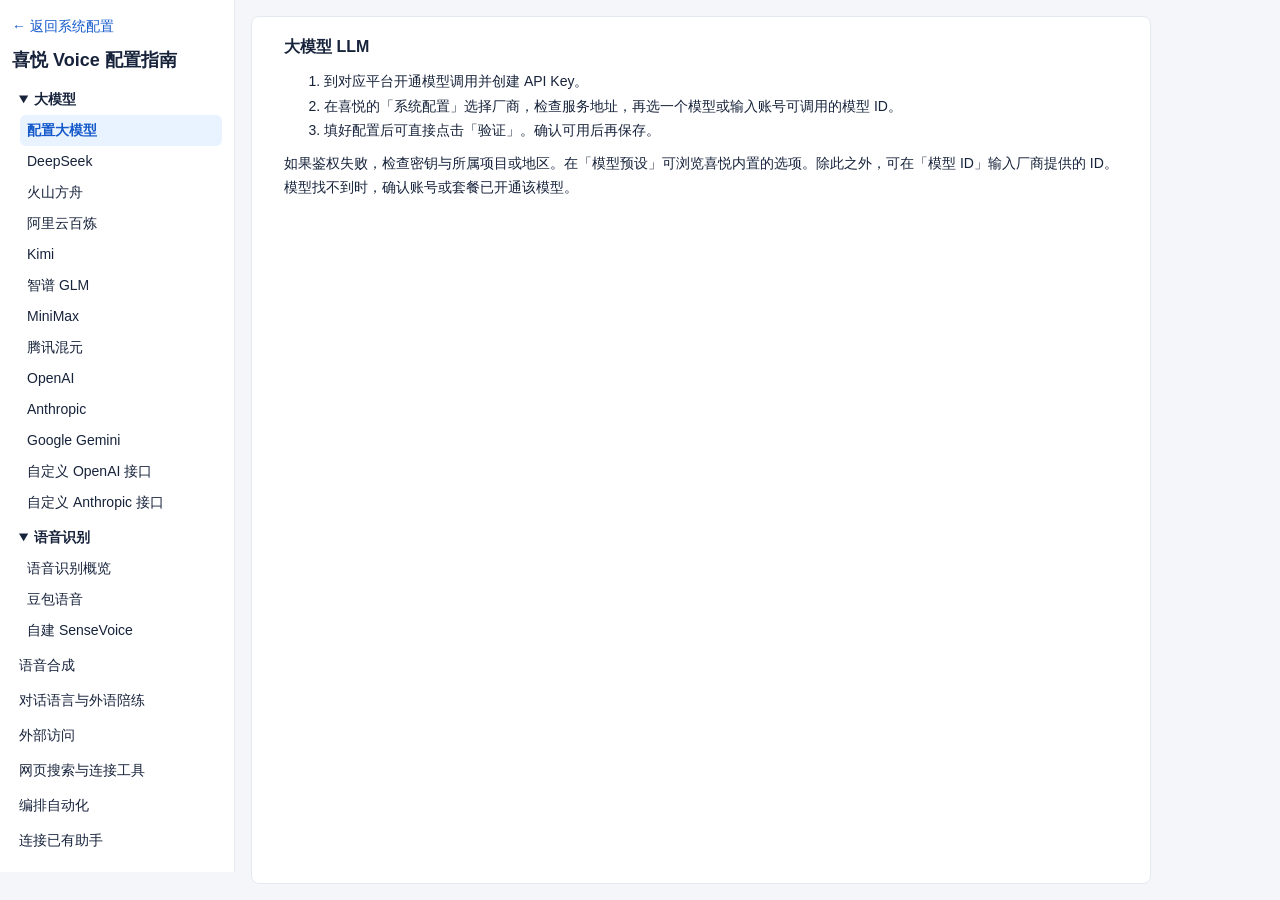
<file: help.html>
<!doctype html>
<html lang="zh-CN">
<head>
<meta charset="utf-8">
<meta name="viewport" content="width=device-width, initial-scale=1">
<title>喜悦 Voice · 配置指南</title>
<link rel="stylesheet" href="/style.css">
<script src="/help.js" defer></script>
</head>
<body>
<div class="wiki-layout">
  <aside class="wiki-sidebar">
    <a href="/#system">← 返回系统配置</a>
    <h1>喜悦 Voice 配置指南</h1>
    <nav aria-label="指南目录" id="help-nav">
      <details open>
        <summary>大模型</summary>
        <a href="#llm">配置大模型</a>
        <a href="#deepseek">DeepSeek</a>
        <a href="#doubao">火山方舟</a>
        <a href="#qwen">阿里云百炼</a>
        <a href="#kimi">Kimi</a>
        <a href="#glm">智谱 GLM</a>
        <a href="#minimax">MiniMax</a>
        <a href="#hunyuan">腾讯混元</a>
        <a href="#openai">OpenAI</a>
        <a href="#anthropic">Anthropic</a>
        <a href="#gemini">Google Gemini</a>
        <a href="#custom">自定义 OpenAI 接口</a>
        <a href="#custom_anthropic">自定义 Anthropic 接口</a>
      </details>
      <details open>
        <summary>语音识别</summary>
        <a href="#asr">语音识别概览</a>
        <a href="#asr-doubao">豆包语音</a>
        <a href="#asr-sensevoice">自建 SenseVoice</a>
      </details>
      <a href="#tts">语音合成</a>
      <a href="#dialogue-languages">对话语言与外语陪练</a>
      <a href="#capability-access">外部访问</a>
      <a href="#network-tools">网页搜索与连接工具</a>
      <a href="#automation">编排自动化</a>
      <a href="#external">连接已有助手</a>
    </nav>
  </aside>
  <main class="help-content wiki-content" id="help-content">
    <section id="llm">
      <h2>大模型 LLM</h2>
      <ol>
        <li>到对应平台开通模型调用并创建 API Key。</li>
        <li>在喜悦的「系统配置」选择厂商，检查服务地址，再选一个模型或输入账号可调用的模型 ID。</li>
        <li>填好配置后可直接点击「验证」。确认可用后再保存。</li>
      </ol>
      <p>如果鉴权失败，检查密钥与所属项目或地区。在「模型预设」可浏览喜悦内置的选项。除此之外，可在「模型 ID」输入厂商提供的 ID。模型找不到时，确认账号或套餐已开通该模型。</p>
    </section>
    <section id="deepseek" hidden>
      <h2>DeepSeek</h2>
      <p>在开放平台创建密钥，从模型列表复制 ID。<a href="https://api-docs.deepseek.com/">官方接入指南</a></p>
      <p><a href="#llm">查看通用配置步骤</a></p>
    </section>
    <section id="doubao" hidden>
      <h2>火山方舟（豆包）</h2>
      <p>在方舟开通模型并创建 API Key。根据账号的调用方式填写模型 ID 或推理接入点 ID。<a href="https://www.volcengine.com/docs/82379/1399008">方舟调用指南</a> · <a href="https://www.volcengine.com/docs/82379/1330310">模型目录</a></p>
      <p><a href="#llm">查看通用配置步骤</a></p>
    </section>
    <section id="qwen" hidden>
      <h2>阿里云百炼</h2>
      <p>选择地域和工作空间，创建 API Key。服务地址须与密钥所属地域一致。<a href="https://help.aliyun.com/zh/model-studio/compatibility-of-openai-with-dashscope">百炼兼容接口</a> · <a href="https://help.aliyun.com/zh/model-studio/models">模型目录</a></p>
      <p><a href="#llm">查看通用配置步骤</a></p>
    </section>
    <section id="kimi" hidden>
      <h2>月之暗面（Kimi）</h2>
      <p>在 Kimi 开放平台创建密钥，使用模型列表里的 API ID。<a href="https://platform.moonshot.cn/docs/guide/start-using-kimi-api">Kimi API 入门</a> · <a href="https://platform.kimi.com/docs/pricing/chat">模型目录</a></p>
      <p><a href="#llm">查看通用配置步骤</a></p>
    </section>
    <section id="glm" hidden>
      <h2>智谱（GLM）</h2>
      <p>创建与所用服务匹配的 API Key。编程套餐请使用套餐专属地址。<a href="https://docs.bigmodel.cn/cn/api/introduction">智谱快速开始</a> · <a href="https://docs.bigmodel.cn/cn/guide/models/vlm/glm-5.3-flash">GLM-5.3 Flash 系列</a></p>
      <p><a href="#llm">查看通用配置步骤</a></p>
    </section>
    <section id="minimax" hidden>
      <h2>MiniMax</h2>
      <p>在开放平台创建密钥，选择 OpenAI SDK 文档列出的模型。<a href="https://platform.minimax.cn/docs/api-reference/text-openai-api">MiniMax 兼容接口</a></p>
      <p><a href="#llm">查看通用配置步骤</a></p>
    </section>
    <section id="hunyuan" hidden>
      <h2>腾讯混元（TokenHub）</h2>
      <p>使用 TokenHub 的 API Key，并在模型广场复制调用名。<a href="https://cloud.tencent.com/document/product/1823/130051">TokenHub 模型目录</a></p>
      <p><a href="#llm">查看通用配置步骤</a></p>
    </section>
    <section id="openai" hidden>
      <h2>OpenAI</h2>
      <p>在 API 平台创建项目密钥，选择支持 Chat Completions 且项目有权使用的模型。<a href="https://platform.openai.com/docs/models">OpenAI 模型目录</a></p>
      <p><a href="#llm">查看通用配置步骤</a></p>
    </section>
    <section id="anthropic" hidden>
      <h2>Anthropic（Claude）</h2>
      <p>在 Claude Console 创建密钥，填写 Messages 接口支持的模型 ID。<a href="https://platform.claude.com/docs/en/api/messages">Claude Messages 文档</a> · <a href="https://platform.claude.com/docs/en/models/overview">模型目录</a></p>
      <p><a href="#llm">查看通用配置步骤</a></p>
    </section>
    <section id="gemini" hidden>
      <h2>Google（Gemini）</h2>
      <p>在 Google AI Studio 创建密钥，使用 Gemini 的 OpenAI 兼容地址。<a href="https://aistudio.google.com/docs/openai">Gemini 兼容接口</a> · <a href="https://aistudio.google.com/docs/models">模型目录</a></p>
      <p><a href="#llm">查看通用配置步骤</a></p>
    </section>
    <section id="custom" hidden>
      <h2>自定义 · OpenAI Chat Completions</h2>
      <p>填写版本前缀的 Base URL，喜悦会追加 <code>/chat/completions</code>。模型 ID 由你的服务提供。</p>
      <p><a href="#llm">查看通用配置步骤</a></p>
    </section>
    <section id="custom_anthropic" hidden>
      <h2>自定义 · Anthropic Messages</h2>
      <p>填写版本前缀的 Base URL，喜悦会追加 <code>/messages</code>。模型 ID 由你的服务提供。</p>
      <p><a href="#llm">查看通用配置步骤</a></p>
    </section>
    <section id="asr" hidden>
      <h2>语音识别 ASR</h2>
      <p>选择豆包语音或自建 SenseVoice，填好后点击「验证」，再对音箱说一句话。控制台会显示识别结果。</p>
    </section>
    <section id="asr-doubao" hidden>
      <h2>豆包语音识别</h2>
      <p>在火山引擎为项目开通豆包流式语音识别 2.0 小时版，按识别时长计费。在该项目的「API Key 管理」创建密钥，回到喜悦选择「豆包实时语音识别」，填写密钥并点击「验证」。喜悦边录边发，说完后将最终识别文本交给 Agent。若验证返回 HTTP 403，请核对 API Key 所属项目是否已开通小时版。<a href="https://docs.volcengine.com/docs/doubao-voice/bidirectional-streaming-automatic-speech-recognition-websocket?lang=zh">实时语音识别接口文档</a></p>
    </section>
    <section id="asr-sensevoice" hidden>
      <h2>自建 SenseVoice</h2>
      <p>在常开的机器上按 FunASR 文档启动 SenseVoice HTTP 服务，先用示例音频验证。把以 <code>/v1</code> 结尾的 Base URL 填入控制台「语音识别」。喜悦会在该地址追加 <code>/audio/transcriptions</code>，使用 <code>sensevoice</code> 模型别名。启用认证时使用 HTTPS。<a href="https://funasr.com/en/docs/http-server.html">FunASR HTTP 服务部署说明</a></p>
    </section>
    <section id="tts" hidden>
      <h2>语音合成 TTS</h2>
      <p>DeepSeek 有海星和暗潮两种音色，自动从文本识别语种。为语音合成填写 DeepSeek API Key 后，可选语言并试听。音箱自带语音当前用于普通话对话。</p>
      <p><a href="https://api-docs.deepseek.com/zh-cn/guides/tts/">DeepSeek 语音合成官方文档</a></p>
      <p>默认使用音箱系统语音，无需额外账号或密钥。点击「验证」可让音箱播报一句测试语。设备端语音启用后，语音请求的模型回复由系统服务播报。</p>
      <p>如需更换音色，在豆包语音开通语音合成模型 2.0，回到喜悦选择「豆包语音合成」，按名称选音色并填写豆包语音 API Key。已有或自定义音色可在高级设置填入 ID。此选项需要设备提供 PCM 播放。播报时会将文字发送到豆包语音。<a href="https://docs.volcengine.com/docs/doubao-voice/unidirectional-streaming-text-to-speech-http?lang=zh">豆包语音合成官方文档</a></p>
    </section>
    <section id="dialogue-languages" hidden>
      <h2>对话语言与外语陪练</h2>
      <h3>用同一种语言说话和听回复</h3>
      <ol>
        <li>进入「系统配置 → 语音与语言」。普通话是默认语言，使用音箱系统语音即可。</li>
        <li>如果要用英语或粤语，可选豆包实时识别和支持目标语言的音色。例如 DeepSeek 海星同时支持英语和粤语。如果要用日语，可选自建 SenseVoice 和豆包 Vivi 2.0，也可选支持日语的 DeepSeek 音色。西语目前缺少已接入的识别服务。</li>
        <li>展开「怎么开启其他语言」，选择想用的语言。控制台会根据当前配置给出要更换的识别服务、音色或需要补填的连接信息。配置后可在「对话语言」中选择。</li>
        <li>点「试说一句」，对着音箱问一个普通问题。页面会显示转写、模型回复和音箱的播报结果。支持试用当前输入的设置，满意后再保存。</li>
      </ol>
      <p><a href="#asr">语音识别配置指南</a> · <a href="#tts">语音合成配置指南</a></p>
      <h3>和喜悦练习口语</h3>
      <ol>
        <li>配置能识别目标语言的 ASR。英语可用豆包实时识别或自建 SenseVoice。日语、韩语可用自建 SenseVoice。粤语可用豆包实时识别或自建 SenseVoice。</li>
        <li>换用能播报同一语言的音色。例如日语可用 DeepSeek 或豆包 Vivi 2.0，韩语和粤语可用 DeepSeek。验证后保存语音设置。</li>
        <li>在「系统配置」启用直连大模型或混合模式，再进入「能力中心 → 外语陪练」，选择语言并启用。</li>
      </ol>
      <p>说「陪我练口语，模拟点咖啡」即可进入陪练。说「退出陪练」可回到日常对话。</p>
      <p><a href="#asr-doubao">配置豆包实时识别</a> · <a href="#asr-sensevoice">部署与配置 SenseVoice</a></p>
    </section>
    <section id="capability-access" hidden>
      <h2>外部访问</h2>
      <p>在「系统配置 → 外部访问」为每个客户端选择所需权限。使用音箱的 HTTPS 地址，MCP 客户端连接 <code>/mcp</code>。客户端需支持在请求中设置 <code>Authorization: Bearer</code>，并信任音箱证书。</p>
      <p>普通程序可用 <code>GET /api/v1/capabilities</code> 读取获准操作，以 <code>POST /api/v1/capabilities/{操作ID}/invoke</code> 调用，JSON 请求体包含 <code>arguments</code>。创建倒计时或启动流程时，在参数中提供 <code>idempotency_key</code>，重试使用同一个键。异步流程返回操作 ID，另有权限的客户端可通过 <code>GET /api/v1/operations/{id}</code> 查询。</p>
      <p>外部启动流程需要单独选择流程。包含子流程、外部设备控制、自定义 HTTP 等动作的流程暂不开放外部启动。被授权流程修改后需要重新授权。</p>
    </section>
    <section id="network-tools" hidden>
      <h2>网页搜索与连接工具</h2>
      <h3>网页搜索</h3>
      <p>在「系统配置 → 网页搜索」启用 DeepSeek。可以复用官方 DeepSeek 模型的凭证，也可以填写独立的 DeepSeek API Key。先点「验证」，再保存配置。启用后，喜悦可在需要最新信息时搜索，也能读取你指定的公开网页。独立接口的计费情况可在「用量」查看。</p>
      <p><a href="https://api-docs.deepseek.com/zh-cn/guides/search/">DeepSeek 官方接口与计费说明</a></p>
      <h3>Home Assistant</h3>
      <p>在 Home Assistant 的个人资料页创建长期访问令牌。在「能力中心 → Home Assistant」填写服务根地址和令牌。保存连接后，选择一个实体和要开放的操作。读状态可开放给语音，灯和开关的开关动作可添加到自动化。</p>
      <h3>自定义 HTTP 工具</h3>
      <p>「HTTP 测试工具」是一条预置的自定义工具。点「配置」查看示例地址、GET 方法和返回字段 <code>args.message</code>。点「试运行」会向 Postman Echo 发送固定参数并显示 <code>hello</code>。你可以修改或移除这条工具。<a href="https://learning.postman.com/docs/reference/developer-resources/echo-api">Postman Echo 接口说明</a></p>
      <p>填写固定地址、用途、GET 或 POST，以及接口需要的参数。GET 参数会附到 URL 的查询字符串，POST 参数会作为 JSON 对象发送。可以给每个参数选择文本、数字或布尔值。试运行时填写示例，可直接查看返回；如只想读取某一项，在「响应设置」填写路径，例如 <code>items.0.status</code> 或 <code>/items/0/status</code>。留空保留完整响应。自动化使用原始类型，格式与单位可写在播报步骤中。</p>
      <p>保存后，勾选允许语音调用的 GET 工具可在对话中使用。勾选开放给自动化后，可在规则中添加「调用连接工具」并填写该规则的参数值。语音调用时，所选的工具返回内容会传给已配置的对话模型整理。</p>
    </section>
    <section id="automation" hidden>
      <h2>编排自动化</h2>
      <ol>
        <li>进入「自动化 → 新建自动化」，选择手动、到指定时间，或 Home Assistant 设备状态变化。</li>
        <li>按需要限制执行时段或远程听音状态。时段以音箱时区为准，可以跨午夜。</li>
        <li>添加并排序执行步骤。「等待一段时间」结束后自动执行下一步。「启动响铃倒计时」创建独立倒计时，流程继续执行。</li>
        <li>点「预览」检查顺序。保存后点「立即运行」，可查看每一步的进度和结果。</li>
      </ol>
      <p>可以用「播报并等待确认」做菜谱引导。提示播报后，点「确认并继续」或唤醒音箱说「继续下一步」。可设置确认后跳到后续步骤，以及超时后继续或停止。</p>
      <p>在「触发」选择「状态变化」，再选择来源和目标值。在「条件」可添加多个状态检查，也可以限制执行时段。所有条件都满足才会执行。来源离线或返回未知状态时，相关条件视为不满足。</p>
      <p>远程听音提供运行状态和启停工具。Home Assistant 的状态来源来自已授权给自动化的「读取状态」实体工具。状态触发约每 10 秒检查一次，第一次读数只建立基线。执行步骤里的「调用工具」可选倒计时、远程听音、Home Assistant 操作或已授权的自定义 HTTP 工具。</p>
      <h3>从示例开始</h3>
      <p>「自动化 → 流程」列表预置了「休息 1 分钟」和「番茄工作法」。点「立即运行」可以开始一轮休息，或专注 25 分钟再休息 5 分钟。你可以直接编辑文案和时长，也可以删除流程。删除后重启音箱也不会重新添加。</p>
      <h3>复用或迁移流程</h3>
      <p>在流程行点「导出」，再通过「导入流程」打开文件。导入后会在同一编辑器打开副本，检查后再保存。换音箱时，工具和设备要在本机先配置并授权，缺少的依赖可在编辑器里重新选择。文件包含流程文字和参数，运行记录和服务凭证保存在设备上。</p>
      <h3>在下一步使用 HTTP 结果</h3>
      <p>在「调用工具」里填结果变量名，例如 <code>order</code>。在「判断变量」选择 <code>order.status</code>，输入要比较的文本和不匹配时的跳转目标。在「播报文字」可填 <code>订单状态是 {{order.status}}</code>，其他工具参数也能引用变量。结果变量只在本次流程运行中使用。</p>
      <p>音箱重启时，流程中的执行会记为中断。远程听音如果处于开启状态，会独立恢复。</p>
    </section>
    <section id="external" hidden>
      <h2>连接已有助手</h2>
      <p>如果你已经在用 Codex，可以把指定工作区里的查询交给它处理。先在 Codex 所在机器运行喜悦连接器。</p>
      <ol>
        <li>按安装文档启动连接器，绑定工作区并配置访问凭证。</li>
        <li>在喜悦的「系统配置 → 模型与助手 → 高级接入」可选「仅使用外部 Agent」或「大模型 + 外部 Agent」。</li>
        <li>填入以 <code>/v1/chat</code> 结尾的完整地址及连接器凭证。跨设备使用时填 HTTPS 地址。</li>
        <li>填好连接器地址后可直接点击「验证」，确认可用后再保存。长任务可在「任务与待办」里提交、查看结果或请求取消。</li>
      </ol>
      <p>组合模式下，普通问答由大模型处理。需要委托时可说「交给外部助手，概括这个工作区的用途」。</p>
      <p><a href="https://github.com/jinuljt/xiyue-connector">打开连接器安装文档</a></p>
    </section>
  </main>
</div>
</body>
</html>
</file>
<file: style.css>
:root {
  color-scheme: light;
  --paper: #f4f6f9;
  --surface: #fff;
  --ink: #17233b;
  --muted: #535f72;
  --line: #e5e9f0;
  --control: #d3d9e4;
  --primary: #155acb;
  --primary-hover: #104fb7;
  --pale: #e9f2ff;
  --table-head: #f8fafc;
  --success-ink: #176530;
  --success-fill: #e8f6ec;
  --warning-ink: #85440b;
  --warning-fill: #fff2dc;
  --danger: #a4262c;
  --radius: 6px;
  --nav-width: 184px;
  font: 14px/1.5 -apple-system, BlinkMacSystemFont, "PingFang SC", "Microsoft YaHei", sans-serif;
  background: var(--paper);
  color: var(--ink);
}

*, *::before, *::after { box-sizing: border-box; }
body { margin: 0; }
[hidden] { display: none !important; }
:where(h1, h2, h3, p) { margin: 0; }
h1 { font-size: 24px; line-height: 1.3; font-weight: 650; }
h2 { font-size: 16px; font-weight: 650; }
h3 { font-size: 14px; }
a { color: var(--primary); text-decoration: none; }
a:hover { text-decoration: underline; }
:where(button, input, select, textarea) { font: inherit; }
button { color: inherit; padding: 5px 11px; min-height: 32px; border: 1px solid transparent; border-radius: var(--radius); background: transparent; cursor: pointer; }
button:disabled { cursor: default; opacity: .56; }
:where(button, a, input, select, textarea, summary):focus-visible { outline: 2px solid var(--primary); outline-offset: 3px; }
.primary { background: var(--primary); color: white; white-space: nowrap; }
.primary:not(:disabled):hover { background: var(--primary-hover); }
.secondary { background: var(--surface); border-color: var(--control); }
.secondary:not(:disabled):hover { border-color: var(--primary); color: var(--primary); }
.text-button, .table-link { color: var(--primary); }
.text-button:hover, .table-link:hover { background: var(--pale); }
.muted { color: var(--muted); font-size: 13px; }
small { font-size: 12px; }
.form-error { color: var(--danger); font-size: 13px; margin-block: 8px; }
.form-error:empty, [role="status"]:empty, #pair-error:empty, #external-task-error:empty { display: none; }
.empty { background: var(--surface); border: 1px solid var(--line); border-radius: 8px; color: var(--muted); padding: 24px 16px; text-align: center; }
#connection-error { background: #fff0ee; color: var(--danger); border: 1px solid #f2c7c3; border-radius: var(--radius); padding: 8px 12px; margin-bottom: 16px; }

/* Console shell */
.icon-library { position: absolute; pointer-events: none; }
.nav-icon { display: inline-block; width: 16px; height: 16px; flex: none; fill: none; stroke: currentColor; stroke-width: 1.65; stroke-linecap: round; stroke-linejoin: round; }
.sidebar { position: fixed; inset: 0 auto 0 0; display: flex; flex-direction: column; width: var(--nav-width); padding: 0 12px 12px; background: var(--surface); border-right: 1px solid var(--line); overflow-y: auto; }
.brand { display: flex; align-items: center; gap: 10px; padding: 18px 6px 16px; color: var(--ink); font-size: 16px; font-weight: 650; white-space: nowrap; }
.brand:hover { text-decoration: none; }
.brandmark { display: grid; place-items: center; width: 30px; height: 30px; background: var(--primary); color: white; border-radius: 7px; }
.sidebar > nav { display: flex; flex: 1 0 auto; flex-direction: column; gap: 3px; }
.sidebar nav button { display: flex; align-items: center; gap: 9px; min-height: 37px; padding: 5px 9px; text-align: left; color: var(--muted); }
.sidebar nav button:hover { background: var(--table-head); color: var(--ink); }
.sidebar nav button.selected { background: var(--pale); color: var(--primary); font-weight: 600; }
.nav-caption { color: var(--muted); font-size: 11px; padding: 10px 9px 4px; margin-top: 6px; border-top: 1px solid var(--line); }
#capability-menu { display: contents; }
#owner-logout { margin-top: auto; }
#mobile-nav-toggle { display: none; align-items: center; gap: 6px; }
.console > main { margin-left: var(--nav-width); min-width: 0; padding: 26px clamp(16px, 2.25vw, 36px) 32px; }
.page-header { display: flex; align-items: center; justify-content: space-between; flex-wrap: wrap; gap: 10px 16px; margin-bottom: 18px; }
.page-header p { color: var(--muted); margin-top: 5px; }
.page-actions:has(button:not([hidden])) { display: flex; gap: 8px; }
.page-actions > button { display: inline-flex; align-items: center; gap: 6px; }
.page-actions:empty, .page-actions:not(:has(button:not([hidden]))) { display: none; }

/* Shared panels, status and tables */
.settings-panel, .system-card, .task-card { background: var(--surface); border: 1px solid var(--line); border-radius: 8px; margin-bottom: 14px; padding: 16px; min-width: 0; }
:is(.settings-panel, .system-card, .task-card) > h2 { margin-bottom: 8px; }
:is(.settings-panel, .system-card, dialog) > p:not(:empty) { margin: 6px 0 10px; }
.panel-heading { margin-bottom: 8px; }
.panel-heading p { color: var(--muted); font-size: 13px; margin-top: 4px; }
.section-heading, .card-top { display: flex; align-items: center; justify-content: space-between; flex-wrap: wrap; gap: 8px 12px; margin-bottom: 10px; }
.section-heading p, .capability-info p { color: var(--muted); }
.overview-banner { display: flex; justify-content: space-between; align-items: center; gap: 12px; flex-wrap: wrap; margin-bottom: 14px; padding: 12px 16px; border: 1px solid #d4e5ff; border-radius: 8px; background: var(--pale); }
.overview-banner p { margin-top: 4px; color: var(--muted); }
.stats { display: grid; grid-template-columns: repeat(3, minmax(0, 1fr)); gap: 12px; margin: 12px 0 14px; }
.stats article { background: var(--surface); border: 1px solid var(--line); border-radius: 8px; padding: 12px 14px; overflow-wrap: anywhere; }
.stats span, .stats small { display: block; color: var(--muted); }
.stats strong { display: block; font-size: 24px; line-height: 1.25; font-weight: 650; margin: 5px 0; font-variant-numeric: tabular-nums; }
.stats .text-stat { font-size: 19px; }
#home > .stats { margin-top: 0; }
#home .settings-panel .stats { margin-bottom: 0; grid-template-columns: repeat(2,minmax(0,1fr)); }
#home .settings-panel .stats article, #usage .stats article { padding: 8px 10px; border-color: transparent; background: var(--table-head); }
.system-card dl { display: grid; grid-template-columns: minmax(90px, 140px) minmax(0,1fr); gap: 9px; margin: 0; }
.system-card dt { color: var(--muted); }
.system-card dd { margin: 0; overflow-wrap: anywhere; }
.badge { display: inline-block; padding: 1px 7px; border-radius: 4px; color: var(--success-ink); background: var(--success-fill); font-size: 12px; white-space: nowrap; }
.badge.paused { color: #4b586e; background: #f0f2f5; }
.badge.waiting { color: var(--warning-ink); background: var(--warning-fill); }
.badge.error { color: var(--danger); background: #fff0ee; }
.badge.info { color: var(--primary); background: var(--pale); }
.countdown { font-variant-numeric: tabular-nums; color: var(--primary); font-weight: 650; }
.actions, .service-actions, .table-actions { display: flex; flex-wrap: wrap; align-items: center; gap: 8px; margin-top: 10px; }
.actions .main-action { background: var(--primary); color: white; }
.actions .danger { color: var(--danger); }
.table-actions { margin-top: 0; }
.table-actions button { font-size: 13px; white-space: nowrap; margin: 0; }
.table-link { padding: 3px 6px; }
.desktop-table, .usage-history { overflow: auto; border: 1px solid var(--line); border-radius: 8px; background: var(--surface); }
.desktop-table table, .usage-history table { width: 100%; border-collapse: collapse; font-size: 13px; text-align: left; }
.desktop-table :is(th,td), .usage-history :is(th,td) { padding: 8px 12px; border-bottom: 1px solid var(--line); vertical-align: middle; }
.desktop-table th, .usage-history th { background: var(--table-head); white-space: nowrap; font-weight: 600; }
.desktop-table tbody tr:hover, .usage-history tbody tr:hover { background: #f8fbff; }
.desktop-table tbody tr:last-child td, .usage-history tbody tr:last-child td { border-bottom: 0; }
.desktop-table td:first-child { min-width: 90px; overflow-wrap: anywhere; }
.usage-history table { white-space: nowrap; }
.capability-table th:nth-child(2), .capability-table td:nth-child(2) { width: 108px; }
.capability-table th:last-child, .capability-table td:last-child { width: 146px; }
.capability-table th:last-child { padding-left: 18px; }
.ability-center-table :is(th,td):nth-child(3) { width: 124px; }
.ability-center-table td:nth-child(3) { color: var(--muted); }

.capability-info p { font-size: 12px; margin-top: 2px; overflow-wrap: anywhere; }
.capability-runtime { display: flex; align-items: center; justify-content: space-between; flex-wrap: wrap; gap: 8px; padding: 10px 12px; background: var(--pale); border-radius: var(--radius); margin: 10px 0 12px; }
.capability-runtime small:empty { display: none; }
.flow-steps { padding-left: 20px; overflow-wrap: anywhere; }
.flow-steps li + li { margin-top: 5px; }
.task-log { margin: 14px 0; color: var(--muted); }
.event-list { max-height: 410px; overflow: auto; }
.event { border-left: 2px solid var(--line); padding-left: 11px; margin: 8px 0; }
.event time { color: var(--muted); font-size: 12px; }
.event p { overflow-wrap: anywhere; }
.connector-result, .network-result { white-space: pre-wrap; overflow-wrap: anywhere; }
.network-result { max-height: 14rem; overflow: auto; }

/* Forms and settings */
label { display: grid; gap: 5px; font-size: 13px; margin: 9px 0; }
input, select, textarea { width: 100%; max-width: 100%; min-width: 0; min-height: 32px; padding: 4px 8px; border: 1px solid var(--control); border-radius: var(--radius); color: var(--ink); background: var(--surface); }
input:is(:disabled, [readonly]), select:disabled { background: var(--table-head); color: var(--muted); }
input::placeholder, textarea::placeholder { color: #637084; opacity: 1; }
textarea { resize: vertical; }
.check-label { display: flex; align-items: center; gap: 7px; }
.check-label input { width: auto; min-height: 0; flex: none; accent-color: var(--primary); }
.field-grid { display: grid; grid-template-columns: repeat(2,minmax(0,1fr)); column-gap: 14px; }
.field-grid label { min-width: 0; }
.settings-surface { --label-width: 116px; --setting-field-width: 360px; --form-gap: 10px; background: var(--surface); border: 1px solid var(--line); border-radius: 8px; min-width: 0; }
.settings-tabs, .automation-tabs { display: flex; align-items: center; flex-wrap: wrap; gap: 4px 18px; margin: 0; }
.settings-tabs { padding: 0 18px; border-bottom: 1px solid var(--line); }
.settings-tabs a { display: inline-flex; align-items: center; min-height: 42px; padding: 4px 0; border-bottom: 2px solid transparent; color: var(--muted); white-space: nowrap; }
.settings-tabs a:hover { text-decoration: none; color: var(--primary); }
.settings-tabs a[aria-current="page"] { color: var(--primary); border-bottom-color: var(--primary); font-weight: 650; }
#automation > .automation-tabs { margin-bottom: 14px; gap: 4px; }
.automation-tabs button[aria-pressed="true"] { background: var(--pale); color: var(--primary); font-weight: 650; }
.settings-surface [data-settings-scope] { padding: 0 16px 12px; min-width: 0; }
.settings-surface .settings-panel, .settings-surface #search-form { border: 0; border-radius: 0; padding: 14px 0 12px; margin: 0; box-shadow: none; }
.settings-surface #search-form { padding-inline: 16px; }
.settings-surface :is(.settings-panel + .settings-panel, #model-settings + details) { border-top: 1px solid var(--line); }
.settings-surface .field-grid { grid-template-columns: minmax(0,1fr); }
.settings-surface label:not(.check-label):has(> :is(input, select)) {
  display: grid;
  grid-template-columns: var(--label-width) minmax(0,var(--setting-field-width));
  align-items: baseline;
  column-gap: var(--form-gap);
}
.settings-surface label:not(.check-label) > :is(input, select) { grid-column: 2; grid-row: 1; }
.settings-surface label:not(.check-label) > small { grid-column: 2; color: var(--muted); }
.asr-connection, .asr-credentials { display: contents; }
#asr-key-configured { color: var(--muted); margin-inline-start: calc(var(--label-width) + var(--form-gap)); }
#asr-key-configured:empty, #tts-key-configured:empty { display: none; }
.settings-surface :is(.service-actions, .field-grid .check-label) { margin-inline-start: calc(var(--label-width) + var(--form-gap)); }
.settings-surface .speech-preview > label { flex: 0 1 calc(var(--label-width) + var(--setting-field-width) + var(--form-gap)); }
.speech-preview { display: flex; align-items: center; gap: 6px 10px; flex-wrap: wrap; }
.settings-surface .speech-preview .service-actions { margin: 0; }
.settings-surface .speech-preview > label { margin: 4px 0; }
.settings-toolbar { display: flex; align-items: center; justify-content: space-between; flex-wrap: wrap; gap: 8px; width: min(100%,calc(var(--label-width) + var(--setting-field-width) + var(--form-gap))); border-top: 1px solid var(--line); margin: 4px 0 0; padding-top: 10px; }
.settings-toolbar button { margin-left: auto; }
#settings-device-form .field-grid > div:first-child,
.settings-surface .timezone-picker { display: grid; grid-template-columns: var(--label-width) minmax(0,var(--setting-field-width)); align-items: baseline; gap: 5px var(--form-gap); }
#settings-device-form .field-grid > div:first-child { font-size: 13px; margin-top: 6px; }
#setting-device { color: var(--muted); }
.timezone-picker { position: relative; min-width: 0; }
.timezone-picker > small { grid-column: 2; color: var(--muted); }
.timezone-picker > label { margin: 0; }
.timezone-control { position: relative; }
.timezone-control input { padding-right: 34px; }
.timezone-control button { position: absolute; right: 2px; top: 50%; transform: translateY(-50%); background: transparent; color: var(--primary); padding: 1px 6px; min-height: 26px; }
#timezone-list { position: absolute; z-index: 4; top: 33px; left: calc(var(--label-width) + var(--form-gap)); right: auto; width: min(var(--setting-field-width), calc(100% - var(--label-width) - var(--form-gap))); max-height: 226px; overflow: auto; overscroll-behavior: contain; background: var(--surface); border: 1px solid var(--line); border-radius: var(--radius); box-shadow: 0 8px 24px #17233b22; list-style: none; margin: 0; padding: 4px; }
#timezone-list li { padding: 6px 8px; overflow-wrap: anywhere; }
#timezone-list [role="option"] { cursor: pointer; }
#timezone-list [role="option"]:hover, #timezone-list [aria-selected="true"] { background: var(--pale); }
.timezone-empty { color: var(--muted); }
summary { cursor: pointer; font-weight: 600; }
#advanced-settings h2 { margin-top: 12px; }
#advanced-settings p { color: var(--muted); margin-block: 5px; }

/* Dialogs and right-side configuration */
dialog { color: var(--ink); background: var(--surface); border: 1px solid var(--line); border-radius: 8px; width: min(490px,calc(100% - 24px)); max-height: 90dvh; padding: 16px; box-shadow: 0 16px 54px #17233b25; }
dialog::backdrop { background: #15213661; }
.dialog-heading { display: flex; justify-content: space-between; align-items: center; gap: 10px; margin-bottom: 9px; }
.dialog-heading h2 { margin: 0; }
.dialog-heading button { color: var(--muted); font-size: 20px; line-height: 1; padding: 3px 7px; }
.dialog-heading button:hover { background: var(--table-head); }
dialog.drawer { position: fixed; inset: 0 0 0 auto; width: min(455px,100%); height: 100dvh; max-width: none; max-height: none; margin: 0; border: 0; border-left: 1px solid var(--line); border-radius: 0; padding: 0 16px 16px; overflow: auto; }
dialog.drawer .dialog-heading { position: sticky; z-index: 2; top: 0; padding: 10px 16px; margin-inline: -16px; border-bottom: 1px solid var(--line); background: var(--surface); }
dialog.drawer > form:only-child { display: flex; flex-direction: column; min-height: 100%; }
dialog.drawer > form:only-child > :is(.actions, .drawer-footer) { margin-top: auto; padding-top: 12px; }
dialog.drawer .field-grid { grid-template-columns: 1fr; }
#dialogue-detail { overflow-wrap: anywhere; }
#room-audio-dialog ol { padding-left: 20px; }
#ha-tool-list:not(:empty) { margin-block: 12px; }
#ha-tool-list .capability-table th:nth-child(2), #ha-tool-list .capability-table td:nth-child(2) { width: auto; }
#ha-tool-list .capability-table th:last-child, #ha-tool-list .capability-table td:last-child { width: auto; }
#ha-tool-form { border-top: 1px solid var(--line); padding-top: 8px; }
#http-tool-form fieldset { min-width: 0; border: 1px solid var(--line); border-radius: var(--radius); }
.network-parameter { display: grid; align-items: end; grid-template-columns: repeat(3,minmax(0,1fr)) auto; gap: 6px; margin-bottom: 7px; }
.network-parameter label { min-width: 0; margin: 0; }
.password-strength { display: flex; align-items: center; gap: 8px; font-size: 12px; margin: 4px 0 12px; }
.strength-bar { width: 72px; height: 5px; border-radius: 4px; }
.password-strength[data-level="weak"] { color: var(--danger); }
.password-strength[data-level="weak"] .strength-bar { background: linear-gradient(to right,#b94038 33%,var(--line) 33%); }
.password-strength[data-level="medium"] { color: var(--warning-ink); }
.password-strength[data-level="medium"] .strength-bar { background: linear-gradient(to right,#b98121 66%,var(--line) 66%); }
.password-strength[data-level="strong"] { color: var(--success-ink); }
.password-strength[data-level="strong"] .strength-bar { background: #337f55; }
#toast { position: fixed; z-index: 10; bottom: 16px; left: 50%; transform: translateX(-50%); background: var(--ink); color: white; padding: 8px 12px; border-radius: var(--radius); max-width: 90vw; box-shadow: 0 4px 14px #17233b20; }

/* Usage, history and scheduling */
.activity-filters { display: grid; grid-template-columns: repeat(auto-fit,minmax(min(100%,145px),1fr)); gap: 0 12px; align-items: end; }
.activity-charts { display: grid; grid-template-columns: repeat(auto-fit,minmax(min(100%,285px),1fr)); gap: 14px; margin-block: 12px; }
.activity-charts svg { display: block; width: 100%; height: auto; }
.activity-charts text { fill: var(--muted); font: 12px system-ui; }
.activity-chart-axis { stroke: var(--line); }
.activity-cost-line { stroke: var(--primary); fill: none; stroke-width: 2; }
.activity-cost-point, .usage-type-llm { fill: var(--primary); background: var(--primary); }
.usage-type-asr { fill: #2e8094; background: #2e8094; }
.usage-type-tts { fill: #a57938; background: #a57938; }
.usage-type-external { fill: #7d689b; background: #7d689b; }
.usage-type-ability { fill: #ad6462; background: #ad6462; }
.usage-type-search { fill: #8b572a; background: #8b572a; }
.activity-legend { display: flex; flex-wrap: wrap; gap: 8px; }
.activity-legend i { display: inline-block; width: 9px; height: 9px; border-radius: 2px; margin-right: 4px; }
.usage-trend { margin-block: 10px; }
.dialogue-filters { align-items: end; margin-bottom: 16px; }
.dialogue-filters .form-error:not(:empty) { flex-basis: 100%; }
.dialogue-filters .form-error:empty { display: none; }
.dialogue-table :is(th,td):is(:first-child,:nth-child(4),:last-child) { white-space: nowrap; }
.dialogue-table :is(th,td):first-child { width: 120px; }
.dialogue-table :is(th,td):nth-child(2), .dialogue-table :is(th,td):nth-child(3) { width: 35%; }
.dialogue-table td { overflow-wrap: anywhere; }
.dialogue-entry { border-top: 1px solid var(--line); padding-block: 8px; overflow-wrap: anywhere; }
.clock-form { display: flex; gap: 8px; align-items: end; flex-wrap: wrap; }
.clock-form label { margin: 0; }
.clock-form input, .clock-form select { width: auto; }
.clock-form input[type="number"] { width: 66px; }
/* Automation editor */
.rule-list-actions { margin-top: 0; }
.rule-editor-name :is(h2,label) { margin-top: 8px; }
.rule-editor-name label { max-width: 440px; margin-bottom: 0; }
.rule-editor-layout { display: grid; grid-template-columns: minmax(245px,.8fr) minmax(0,1.2fr); align-items: start; gap: 16px; }
.rule-outline-group + .rule-outline-group, .rule-action-row + .rule-action-row { margin-top: 6px; }
.rule-steps-heading { display: flex; align-items: center; justify-content: space-between; gap: 8px; margin-block: 16px 8px; }
#rule-actions { list-style: none; margin: 0; padding: 0; }
.rule-part { display: grid; gap: 2px; width: 100%; min-width: 0; padding: 9px 11px; text-align: start; background: var(--surface); border: 1px solid var(--line); }
.rule-part small { color: var(--muted); overflow-wrap: anywhere; }
.rule-part small:empty { display: none; }
.rule-part:hover { border-color: var(--primary); }
.rule-part[aria-expanded="true"] { border-color: var(--primary); color: var(--primary); background: var(--pale); }
.rule-detail { position: sticky; top: 16px; max-height: calc(100dvh - 32px); overflow: auto; }
.rule-part-panel { min-width: 0; }
.rule-part-panel > h3 { margin-bottom: 10px; }
.rule-part-panel .table-actions { margin-top: 14px; }
.rule-duration { display: grid; grid-template-columns: minmax(0,1fr) minmax(80px,112px); gap: 10px; }
.rule-editor-footer { display: flex; justify-content: flex-end; gap: 8px; margin-top: 12px; }
#rule-privacy-note { margin-bottom: 12px; }
@media (max-width: 920px) {
  .rule-editor-layout { grid-template-columns: minmax(0,1fr); gap: 0; }
  .rule-detail { display: none; }
  .rule-outline .rule-part-panel { padding: 12px 10px 10px; border: 1px solid var(--line); border-top: 0; }
}
.automation-preview-list { padding-inline-start: 24px; }
.automation-preview-list li + li { margin-top: 8px; }

/* Documentation uses the same palette and menu states */
.wiki-layout { display: grid; grid-template-columns: minmax(180px,235px) minmax(0,1fr); min-height: 100vh; }
.wiki-sidebar { position: sticky; top: 0; align-self: start; max-height: 100vh; overflow: auto; padding: 16px 12px; background: var(--surface); border-right: 1px solid var(--line); }
.wiki-sidebar h1 { font-size: 18px; margin: 12px 0; }
.wiki-sidebar nav { display: grid; gap: 4px; }
.wiki-sidebar nav a, .wiki-sidebar summary { display: block; padding: 5px 7px; border-radius: var(--radius); color: var(--ink); }
.wiki-sidebar summary { display: list-item; }
.wiki-sidebar details a { margin-left: 8px; }
.wiki-sidebar a[aria-current="page"] { background: var(--pale); color: var(--primary); font-weight: 650; }
.wiki-content { margin: 16px; width: min(calc(100% - 32px),900px); padding: 16px clamp(12px,3vw,32px); background: var(--surface); border: 1px solid var(--line); border-radius: 8px; line-height: 1.75; }
.wiki-content :is(p,ol,ul,dl) { margin-block: 8px; }
.wiki-content dd { margin: 0; }
.wiki-content a { text-decoration: underline; }
.wiki-content code { overflow-wrap: anywhere; }

@media (max-width: 690px) {
  .sidebar { position: static; display: grid; grid-template-columns: minmax(0,1fr) auto; align-items: center; width: auto; padding: 0 12px; border-right: 0; border-bottom: 1px solid var(--line); }
  .brand { padding: 9px 0; }
  #mobile-nav-toggle { display: inline-flex; }
  .sidebar > nav { display: none; grid-column: 1/-1; grid-template-columns: repeat(2,minmax(0,1fr)); padding-bottom: 8px; }
  .sidebar > nav.is-expanded { display: grid; }
  .nav-caption, #owner-logout { grid-column: 1/-1; }
  .console > main { margin-left: 0; padding: 16px 12px 22px; }
  h1 { font-size: 21px; }
  .stats { gap: 8px; }
  .stats article { padding: 8px; }
  .stats .text-stat { font-size: 16px; }
  .stats strong { font-size: 20px; }
  .settings-surface { --label-width: 96px; }
  .settings-tabs { padding-inline: 10px; gap: 0 13px; }
  .settings-surface [data-settings-scope] { padding-inline: 10px; }
  .capability-table th:nth-child(2), .capability-table td:nth-child(2) { width: 74px; }
  .ability-center-table :is(th,td):nth-child(3) { min-width: 78px; width: 78px; }
  .capability-table th:last-child, .capability-table td:last-child { width: 84px; }
  .desktop-table :is(th,td), .usage-history :is(th,td) { padding: 7px 8px; }
  .capability-table th:last-child { padding-left: 14px; }
  .capability-table .table-actions { gap: 0 3px; }
  .wiki-layout { grid-template-columns: minmax(104px,31%) minmax(0,1fr); }
  .wiki-sidebar { padding: 12px 5px; }
  .wiki-sidebar h1 { font-size: 15px; }
  .wiki-sidebar nav a { overflow-wrap: anywhere; }
  .wiki-content { margin: 8px; width: calc(100% - 16px); padding: 9px; }
}
@media (max-width: 430px) {
  .settings-surface label:not(.check-label):has(> :is(input,select)),
  #settings-device-form .field-grid > div:first-child, .settings-surface .timezone-picker { grid-template-columns: 1fr; }
  .settings-surface label:not(.check-label) > :is(input,select,small), .timezone-picker > small { grid-column: 1; grid-row: auto; }
  #timezone-list { top: 52px; left: 0; width: 100%; }
  #asr-key-configured, .settings-surface :is(.service-actions,.field-grid .check-label) { margin-inline-start: 0; }
  .settings-surface .speech-preview > label { flex-basis: 100%; }
  .field-grid, .network-parameter { grid-template-columns: 1fr; }
  .stats, #home .settings-panel .stats { grid-template-columns: repeat(2,minmax(0,1fr)); }
}
@media (pointer: coarse) {
  :is(button, .settings-tabs a) { min-height: 44px; }
  :is(input:not([type="checkbox"]), select, textarea) { min-height: 38px; font-size: 16px; }
}
.stat-link { display: inline-block; margin-top: 4px; font-size: 12px; }
.detail-list { display: grid; grid-template-columns: minmax(76px,auto) minmax(0,1fr); gap: 10px 12px; margin: 14px 0; }
.detail-list dt { color: var(--muted); }
.detail-list dd { margin: 0; overflow-wrap: anywhere; }

.rule-state-condition { margin-block-end: 12px; padding: 12px; border: 1px solid var(--line); border-radius: var(--radius); }
.rule-state-condition > button { margin-block-start: 8px; }

.dialogue-probe-steps { display: grid; grid-template-columns: max-content minmax(0, 1fr); gap: 8px 16px; margin: 12px 0; }
.dialogue-probe-steps dt { font-weight: 600; }
.dialogue-probe-steps dd { margin: 0; overflow-wrap: anywhere; }

.language-guide { margin-top: 12px; }
.language-guide > label { margin-top: 12px; }
.language-guide .service-actions { flex-wrap: wrap; }
</file>
